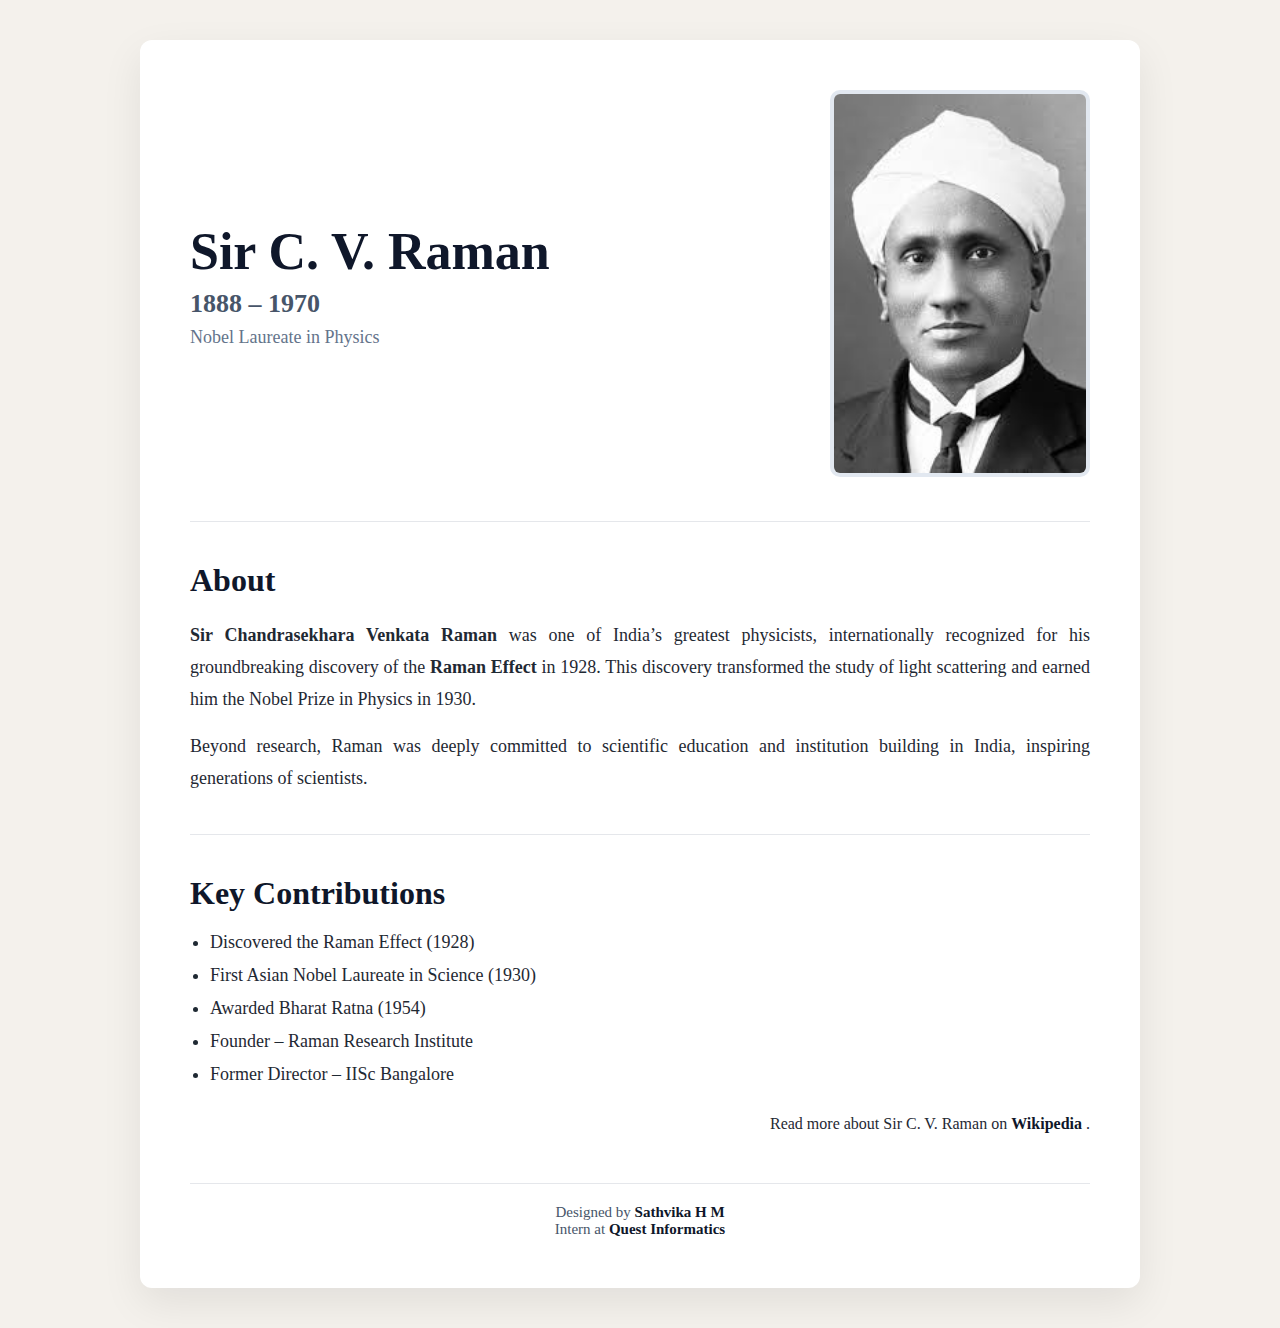
<file: Project 1/index.html>
<!DOCTYPE html>
<html lang="en">
  <head>
    <meta charset="UTF-8" />
    <meta http-equiv="X-UA-Compatible" content="IE=edge" />
    <meta name="viewport" content="width=device-width, initial-scale=1.0" />
    <title>Tribute Page | Sir C. V. Raman</title>
    <link rel="stylesheet" href="style.css" />
  </head>

  <body>
    <div class="container">
      <!-- Header -->
      <header class="hero">
        <div class="hero-text">
          <h1>Sir C. V. Raman</h1>
          <h3>1888 – 1970</h3>
          <p>Nobel Laureate in Physics</p>
        </div>

        <div class="hero-image">
          <img src="./images/cvraman.jpg" alt="Sir C V Raman" />
        </div>
      </header>

      <hr class="divider" />

      <!-- About Section -->
      <section class="about">
        <h2>About</h2>
        <p>
          <b>Sir Chandrasekhara Venkata Raman</b> was one of India’s greatest
          physicists, internationally recognized for his groundbreaking discovery
          of the <b>Raman Effect</b> in 1928. This discovery transformed the study
          of light scattering and earned him the Nobel Prize in Physics in 1930.
        </p>
        <p>
          Beyond research, Raman was deeply committed to scientific education and
          institution building in India, inspiring generations of scientists.
        </p>
      </section>

      <hr class="divider" />

      <!-- Achievements -->
      <section class="achievement">
        <h2>Key Contributions</h2>
        <ul>
          <li>Discovered the Raman Effect (1928)</li>
          <li>First Asian Nobel Laureate in Science (1930)</li>
          <li>Awarded Bharat Ratna (1954)</li>
          <li>Founder – Raman Research Institute</li>
          <li>Former Director – IISc Bangalore</li>
        </ul>
      </section>

      <!-- Read More -->
      <section class="read-more">
        <p>
          Read more about Sir C. V. Raman on
          <a href="https://en.wikipedia.org/wiki/C._V._Raman" target="_blank">
            Wikipedia
          </a>.
        </p>
      </section>

      <!-- Footer -->
      <footer>
        <p>
          Designed by <span>Sathvika H M</span><br />
          Intern at <span>Quest Informatics</span>
        </p>
      </footer>
    </div>
  </body>
</html>
</file>
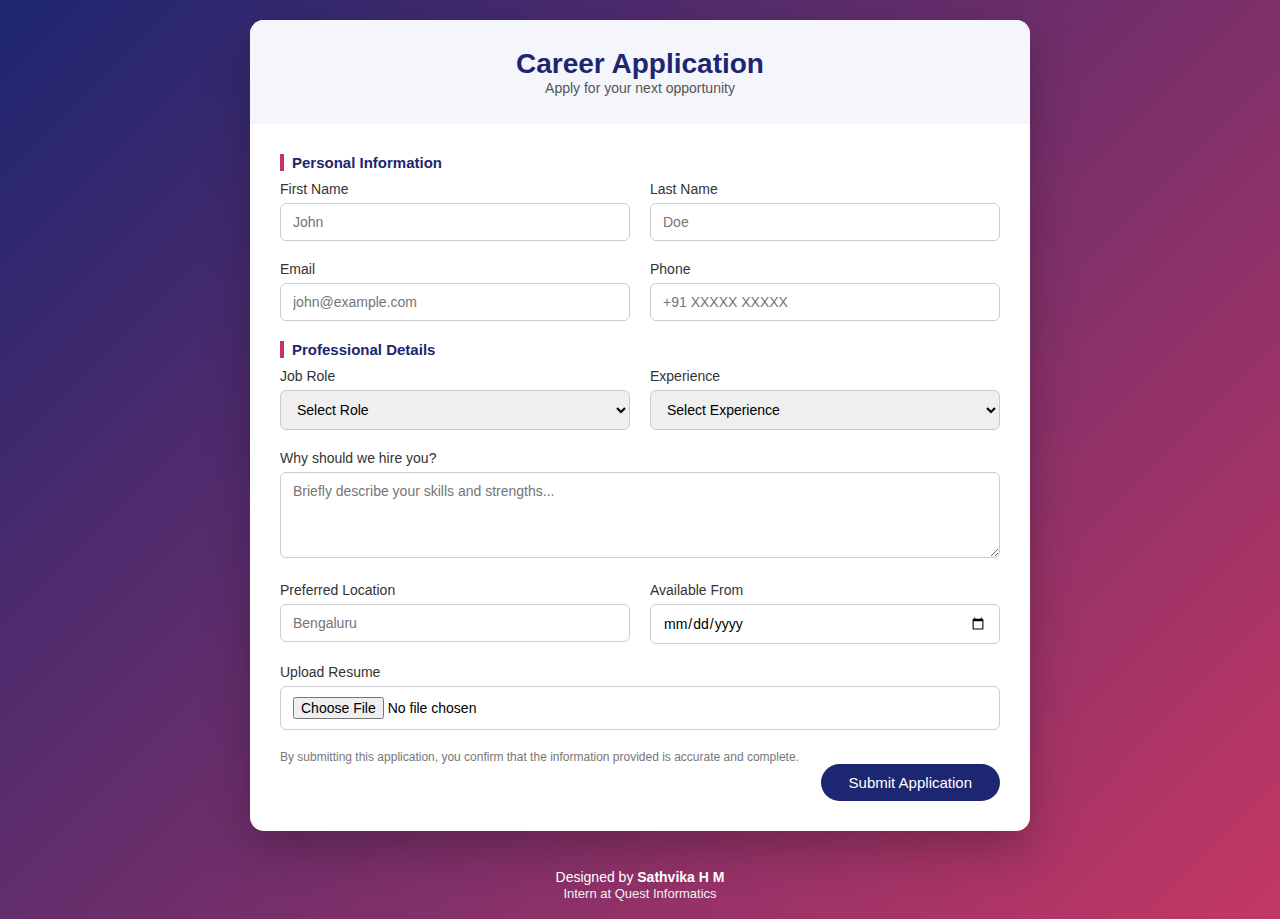
<file: Project 2/index.html>
<!DOCTYPE html>
<html lang="en">
<head>
  <meta charset="UTF-8" />
  <meta name="viewport" content="width=device-width, initial-scale=1.0" />
  <title>Career Application</title>
  <link rel="stylesheet" href="style.css" />
</head>
<body>

  <div class="layout">

    <main class="page-wrapper">
      <section class="form-card">

        <header class="form-header">
          <h1>Career Application</h1>
          <p>Apply for your next opportunity</p>
        </header>

        <form>

          <!-- Personal Information -->
          <h3 class="section-title">Personal Information</h3>
          <div class="input-group">
            <div>
              <label>First Name</label>
              <input type="text" placeholder="John" />
            </div>
            <div>
              <label>Last Name</label>
              <input type="text" placeholder="Doe" />
            </div>
          </div>

          <div class="input-group">
            <div>
              <label>Email</label>
              <input type="email" placeholder="john@example.com" />
            </div>
            <div>
              <label>Phone</label>
              <input type="tel" placeholder="+91 XXXXX XXXXX" />
            </div>
          </div>

          <!-- Professional Details -->
          <h3 class="section-title">Professional Details</h3>
          <div class="input-group">
            <div>
              <label>Job Role</label>
              <select>
                <option>Select Role</option>
                <option>Frontend Developer</option>
                <option>Backend Developer</option>
                <option>Full Stack Developer</option>
                <option>UI/UX Designer</option>
              </select>
            </div>
            <div>
              <label>Experience</label>
              <select>
                <option>Select Experience</option>
                <option>Fresher</option>
                <option>1–3 Years</option>
                <option>3–5 Years</option>
                <option>5+ Years</option>
              </select>
            </div>
          </div>

          <div class="full-width">
            <label>Why should we hire you?</label>
            <textarea rows="4" placeholder="Briefly describe your skills and strengths..."></textarea>
          </div>

          <div class="input-group">
            <div>
              <label>Preferred Location</label>
              <input type="text" placeholder="Bengaluru" />
            </div>
            <div>
              <label>Available From</label>
              <input type="date" />
            </div>
          </div>

          <div class="full-width">
            <label>Upload Resume</label>
            <input type="file" />
          </div>

          <p class="note">
            By submitting this application, you confirm that the information provided is accurate and complete.
          </p>

          <div class="action-area">
            <button type="submit">Submit Application</button>
          </div>

        </form>

      </section>
    </main>

    <footer class="footer">
      <p>
        Designed by <strong>Sathvika H M</strong><br />
        <span>Intern at Quest Informatics</span>
      </p>
    </footer>

  </div>

</body>
</html>
</file>
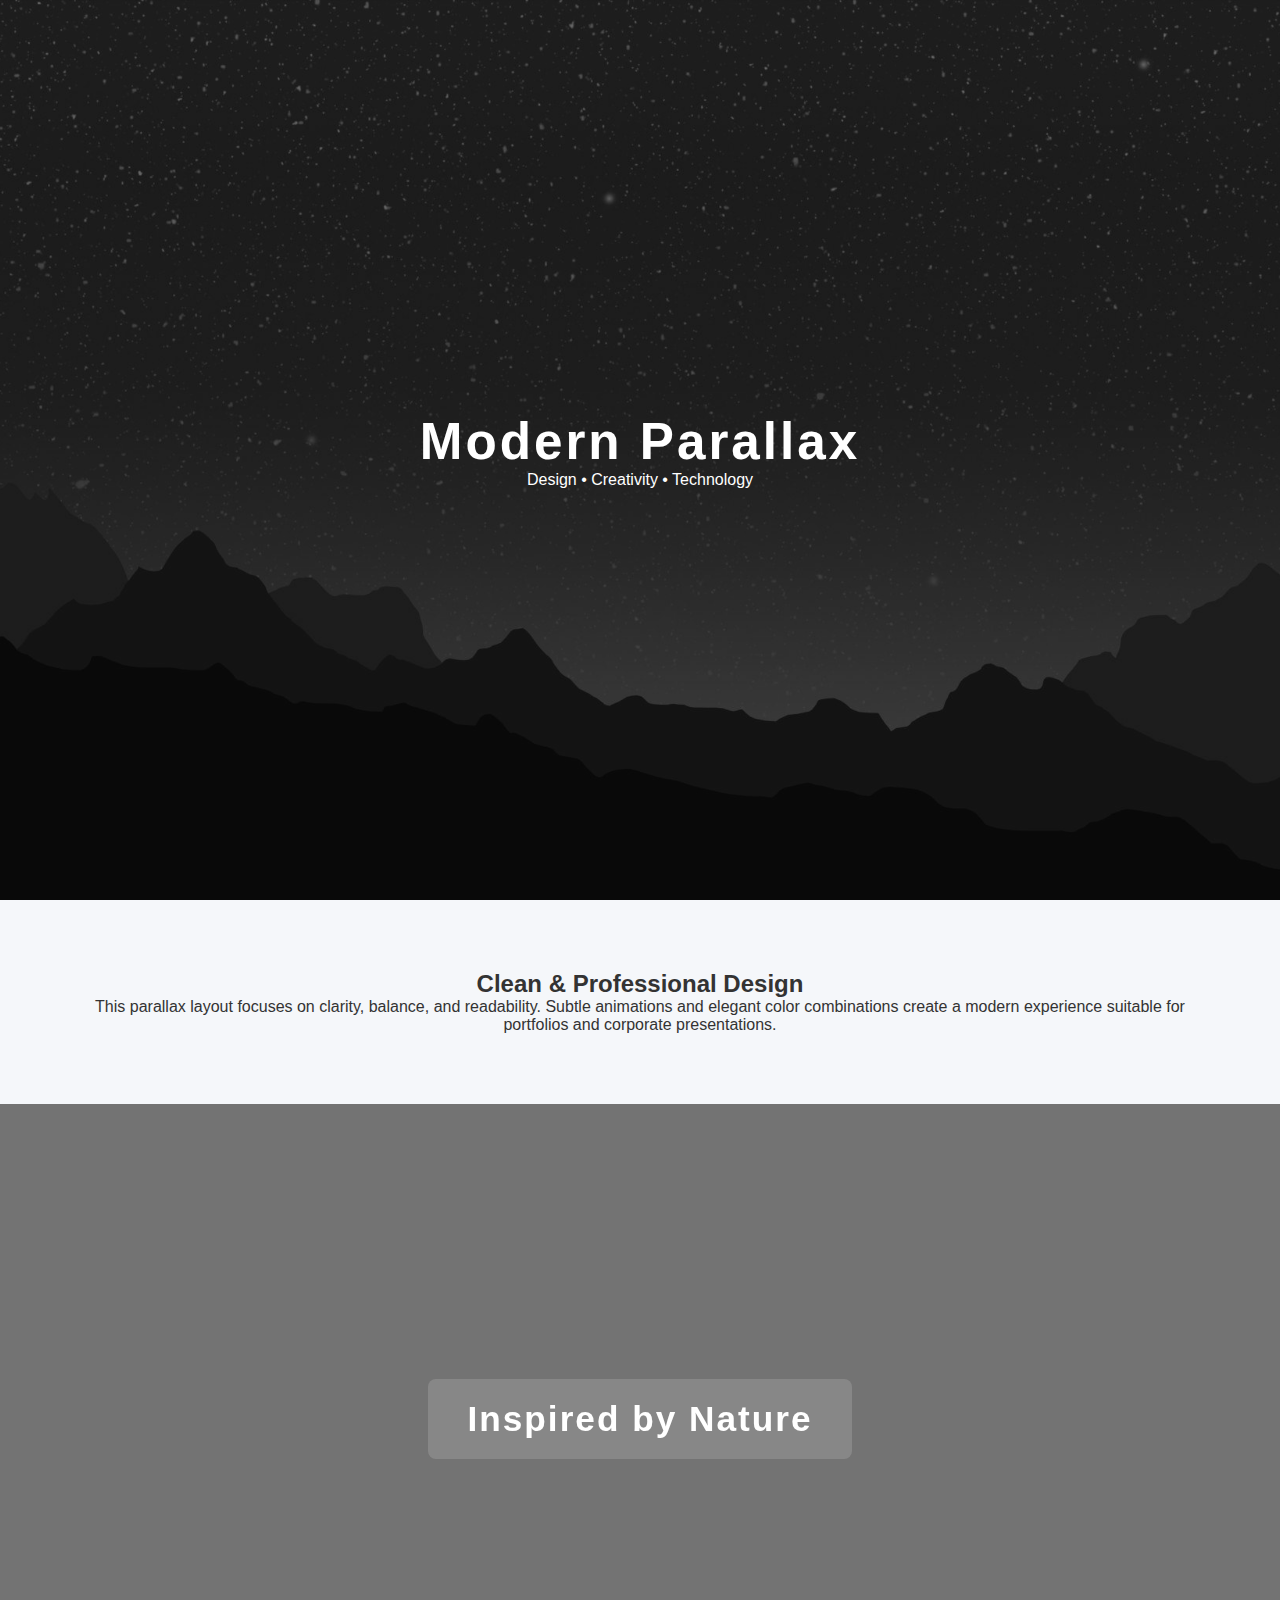
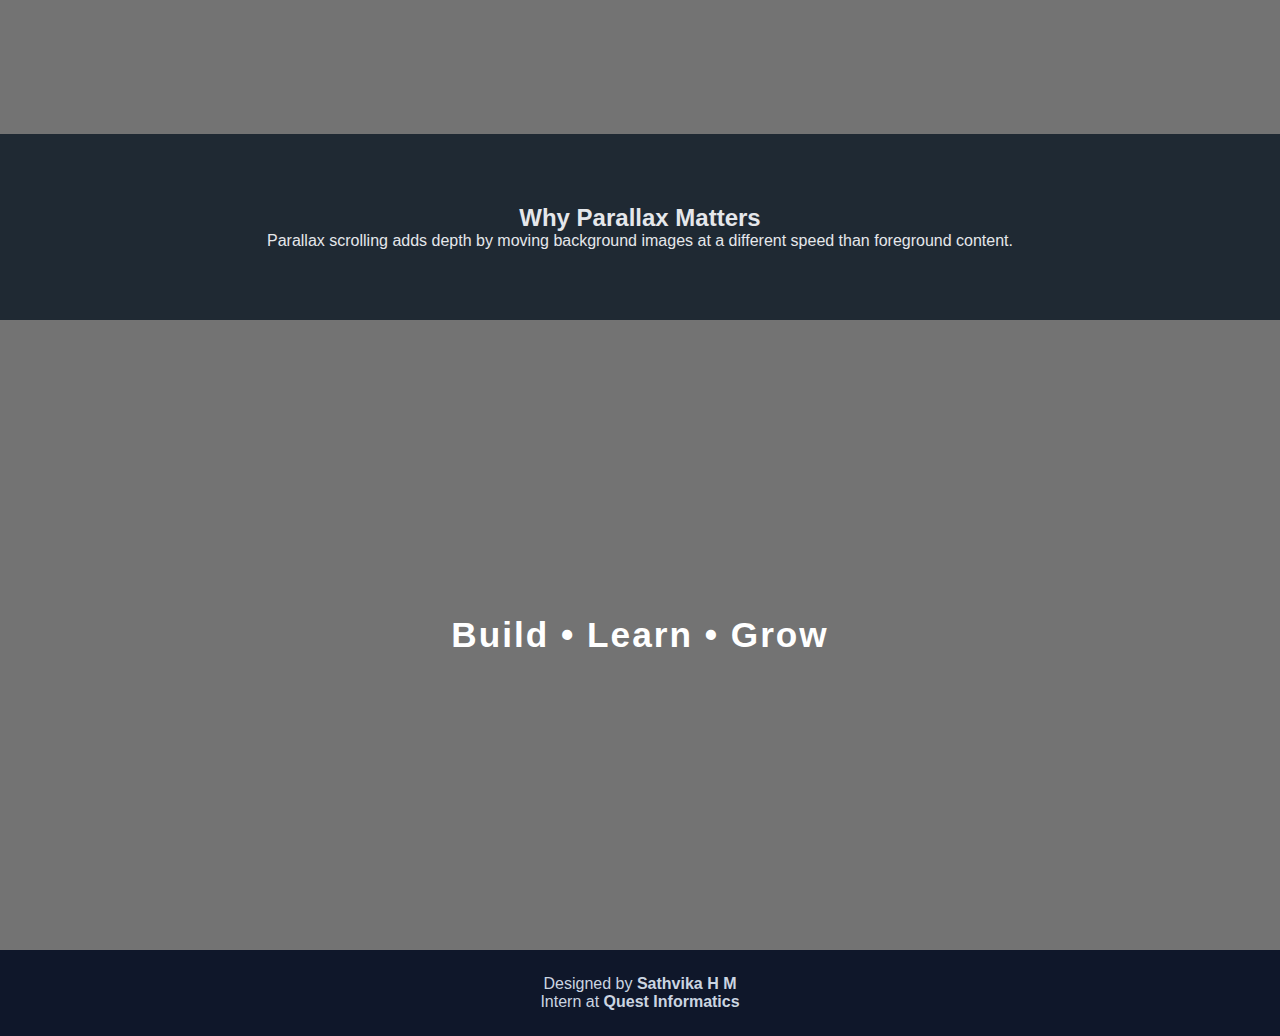
<file: Project 3/index.html>
<!DOCTYPE html>
<html lang="en">
<head>
  <meta charset="UTF-8" />
  <meta name="viewport" content="width=device-width, initial-scale=1.0" />
  <title>Modern Parallax Experience</title>
  <link rel="stylesheet" href="style.css" />
</head>
<body>

  <section class="parallax hero">
    <div class="overlay"></div>
    <div class="content animate">
      <h1>Modern Parallax</h1>
      <p>Design • Creativity • Technology</p>
    </div>
  </section>

  <section class="info light animate">
    <h2>Clean & Professional Design</h2>
    <p>
      This parallax layout focuses on clarity, balance, and readability.
      Subtle animations and elegant color combinations create a modern
      experience suitable for portfolios and corporate presentations.
    </p>
  </section>

  <section class="parallax mid">
    <div class="overlay"></div>
    <div class="content glass animate">
      <h2>Inspired by Nature</h2>
    </div>
  </section>

  <section class="info dark animate">
    <h2>Why Parallax Matters</h2>
    <p>
      Parallax scrolling adds depth by moving background images at a
      different speed than foreground content.
    </p>
  </section>

  <section class="parallax end">
    <div class="overlay"></div>
    <div class="content animate">
      <h2>Build • Learn • Grow</h2>
    </div>
  </section>

  <footer>
    <p>
      Designed by <strong>Sathvika H M</strong><br />
      Intern at <strong>Quest Informatics</strong>
    </p>
  </footer>

</body>
</html>
</file>
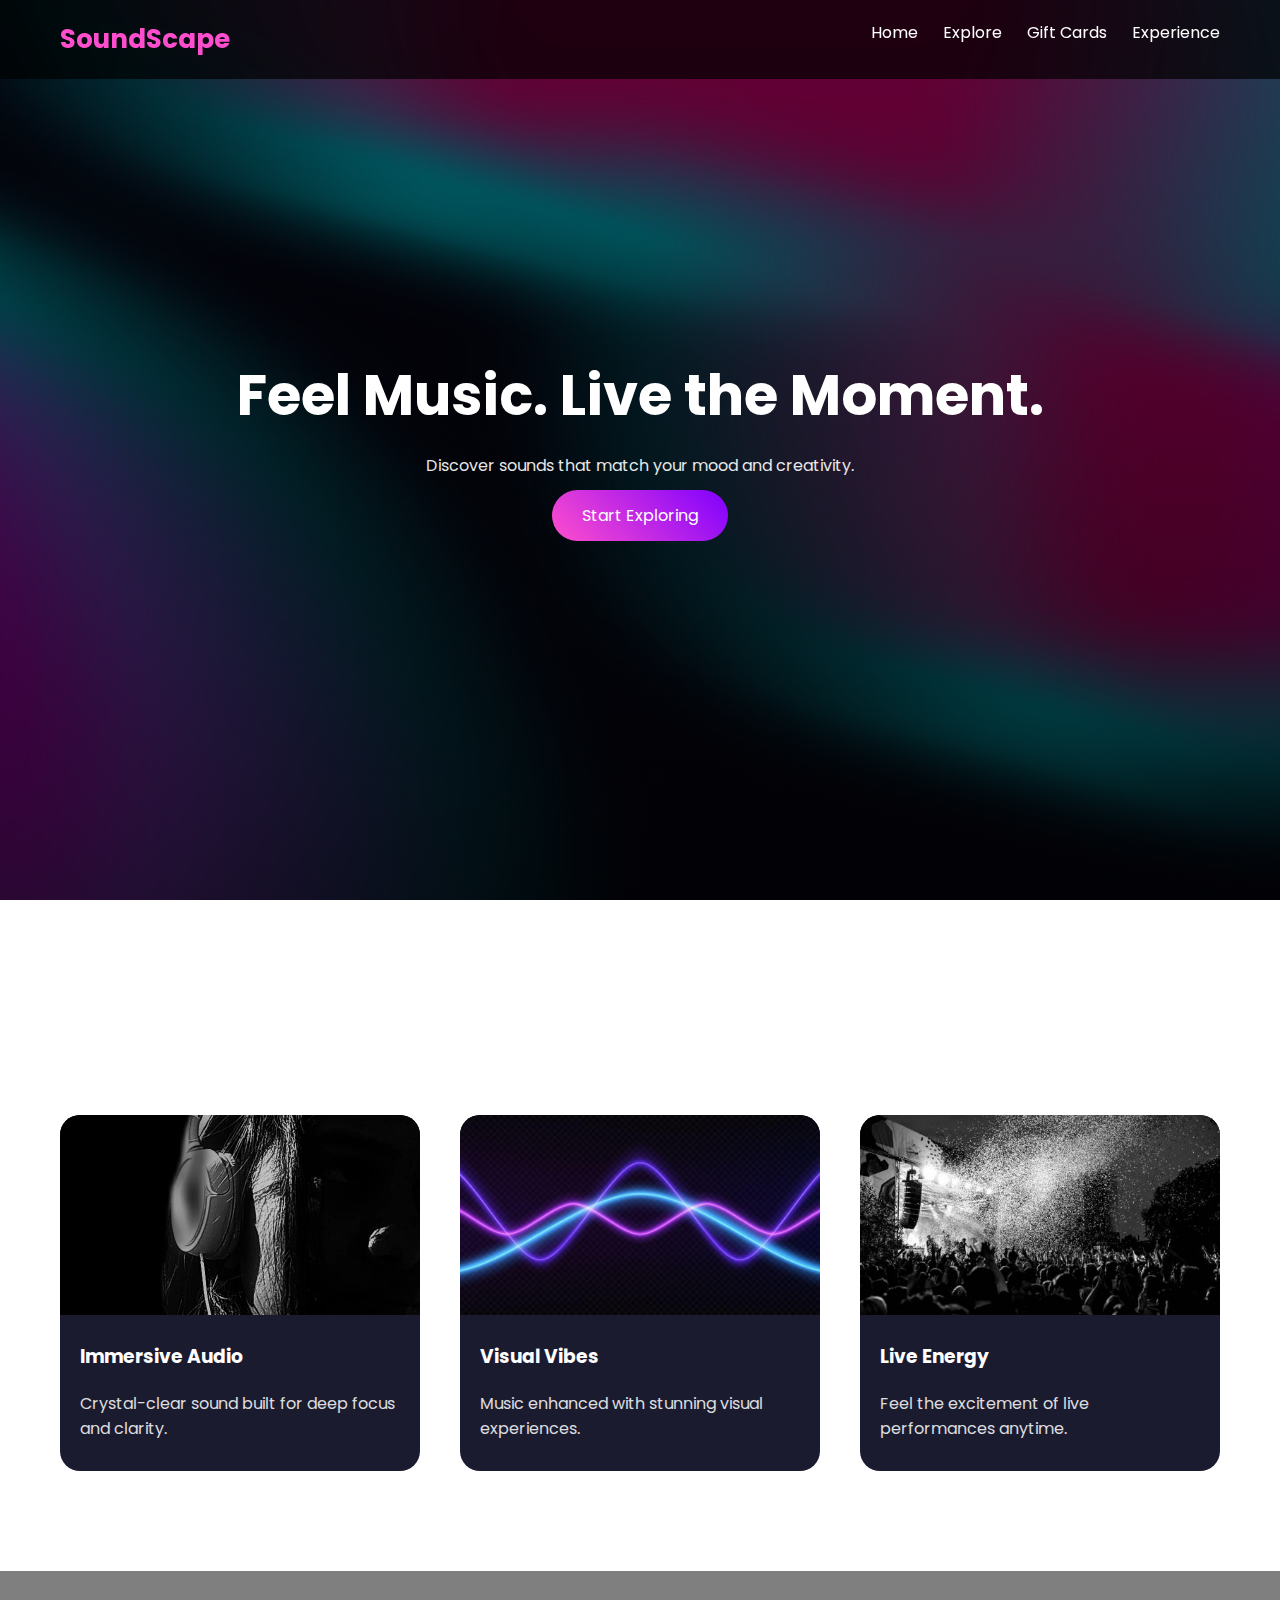
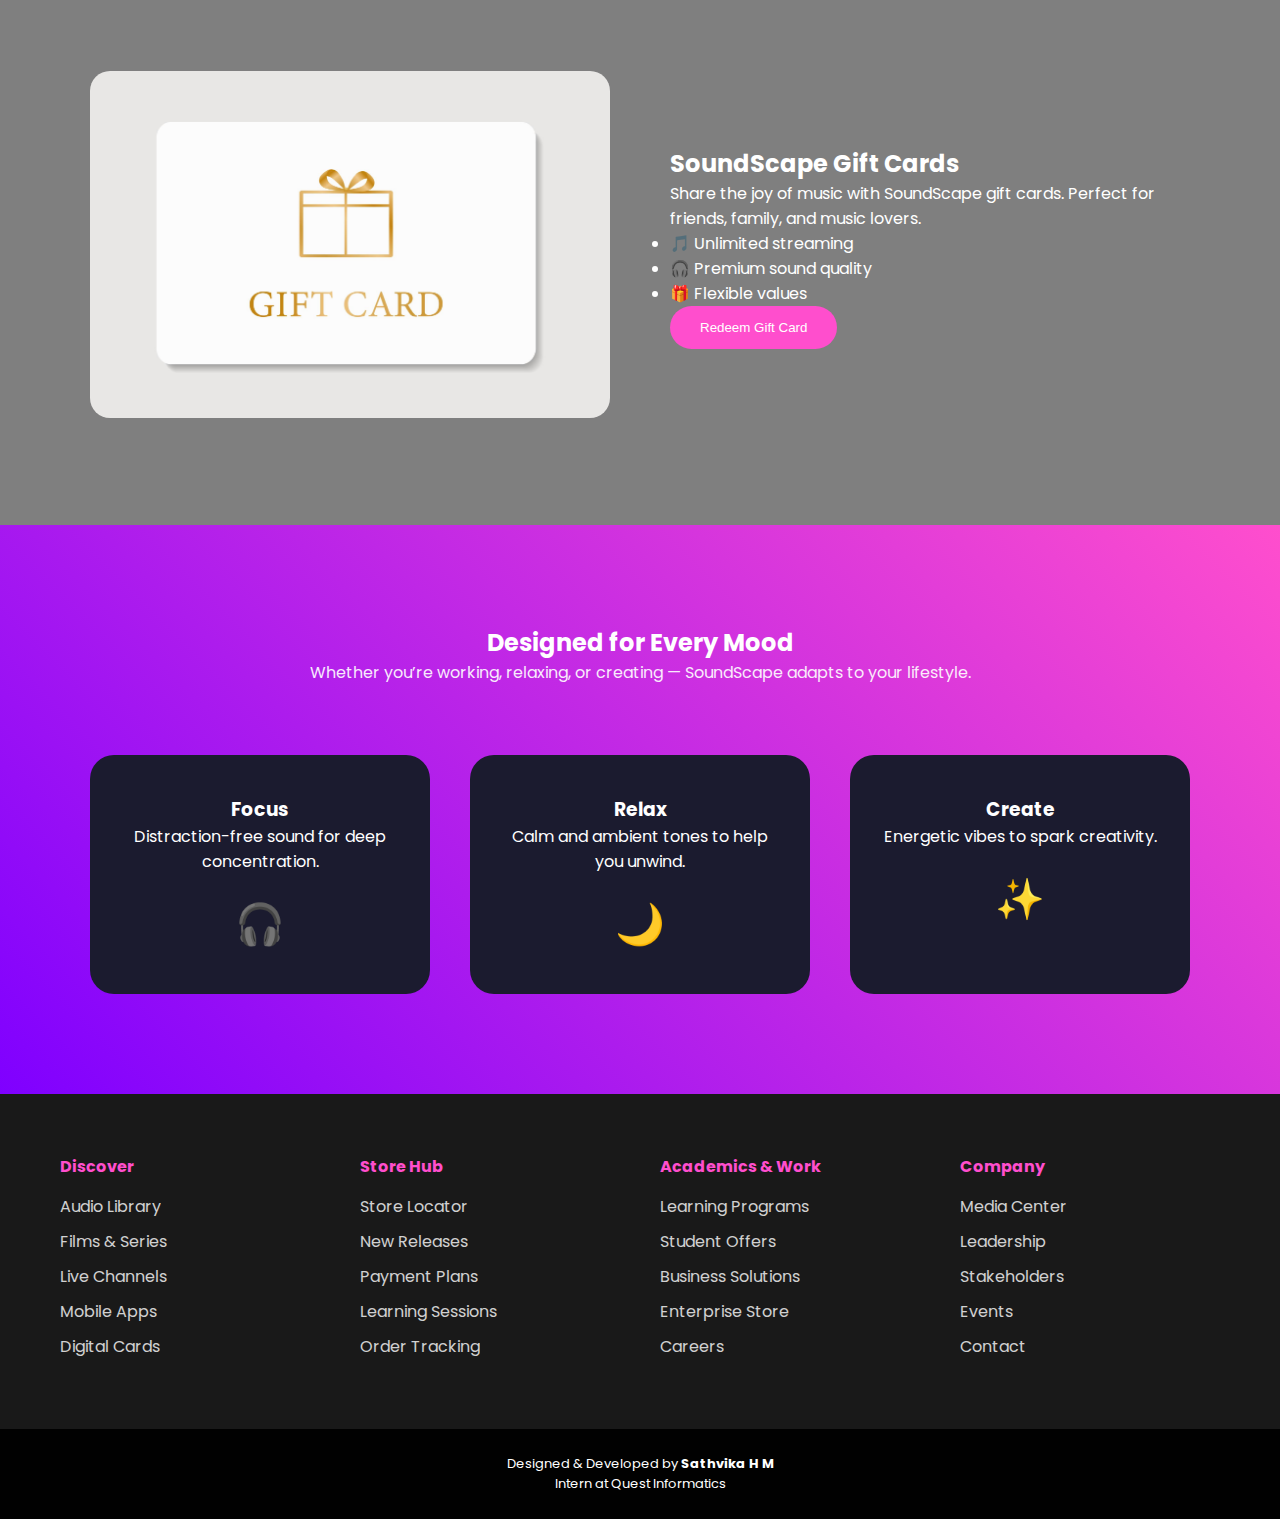
<file: Project 6/index.html>
<!DOCTYPE html>
<html lang="en">
<head>
  <meta charset="UTF-8" />
  <meta name="viewport" content="width=device-width, initial-scale=1.0" />
  <title>SoundScape</title>
  <link rel="stylesheet" href="style.css" />
</head>
<body>

<!-- NAVBAR -->
<header class="navbar">
  <div class="logo">SoundScape</div>
  <ul class="nav-links">
    <li><a href="#hero">Home</a></li>
    <li><a href="#explore">Explore</a></li>
    <li><a href="#gifts">Gift Cards</a></li>
    <li><a href="#experience">Experience</a></li>
  </ul>
</header>

<!-- HERO -->
<section class="hero" id="hero">
  <div class="hero-content">
    <h1>Feel Music. Live the Moment.</h1>
    <p>Discover sounds that match your mood and creativity.</p>
    <a href="#explore" class="primary-btn">Start Exploring</a>
  </div>
</section>

<!-- EXPLORE -->
<section class="explore" id="explore">
  <h2>Explore New Sounds</h2>

  <div class="cards">
    <div class="card">
      <img src="images/headphones.jpg" alt="Headphones">
      <h3>Immersive Audio</h3>
      <p>Crystal-clear sound built for deep focus and clarity.</p>
    </div>

    <div class="card">
      <img src="images/waves.jpg" alt="Wave">
      <h3>Visual Vibes</h3>
      <p>Music enhanced with stunning visual experiences.</p>
    </div>

    <div class="card">
      <img src="images/concert.jpg" alt="Concert">
      <h3>Live Energy</h3>
      <p>Feel the excitement of live performances anytime.</p>
    </div>
  </div>
</section>

<!-- GIFT CARDS -->
<section class="gifts" id="gifts">
  <div class="gift-wrapper">

    <div class="gift-image">
      <img src="images/gift-card.jpg" alt="Gift Card">
    </div>

    <div class="gift-content">
      <h2>SoundScape Gift Cards</h2>
      <p>
        Share the joy of music with SoundScape gift cards.
        Perfect for friends, family, and music lovers.
      </p>

      <ul>
        <li>🎵 Unlimited streaming</li>
        <li>🎧 Premium sound quality</li>
        <li>🎁 Flexible values</li>
      </ul>

      <button class="secondary-btn">Redeem Gift Card</button>
    </div>

  </div>
</section>

<!-- EXPERIENCE (SPECIAL FEATURE) -->
<section class="experience" id="experience">
  <h2>Designed for Every Mood</h2>
  <p class="experience-sub">
    Whether you’re working, relaxing, or creating —
    SoundScape adapts to your lifestyle.
  </p>

  <div class="mood-cards">
    <div class="mood-card focus">
      <h3>Focus</h3>
      <p>Distraction-free sound for deep concentration.</p>
      <span>🎧</span>
    </div>

    <div class="mood-card relax">
      <h3>Relax</h3>
      <p>Calm and ambient tones to help you unwind.</p>
      <span>🌙</span>
    </div>

    <div class="mood-card create">
      <h3>Create</h3>
      <p>Energetic vibes to spark creativity.</p>
      <span>✨</span>
    </div>
  </div>
</section>

<!-- FOOTER -->
<footer class="footer">
  <div class="footer-container">

    <div class="footer-column">
      <h4>Discover</h4>
      <ul>
        <li>Audio Library</li>
        <li>Films & Series</li>
        <li>Live Channels</li>
        <li>Mobile Apps</li>
        <li>Digital Cards</li>
      </ul>
    </div>

    <div class="footer-column">
      <h4>Store Hub</h4>
      <ul>
        <li>Store Locator</li>
        <li>New Releases</li>
        <li>Payment Plans</li>
        <li>Learning Sessions</li>
        <li>Order Tracking</li>
      </ul>
    </div>

    <div class="footer-column">
      <h4>Academics & Work</h4>
      <ul>
        <li>Learning Programs</li>
        <li>Student Offers</li>
        <li>Business Solutions</li>
        <li>Enterprise Store</li>
        <li>Careers</li>
      </ul>
    </div>

    <div class="footer-column">
      <h4>Company</h4>
      <ul>
        <li>Media Center</li>
        <li>Leadership</li>
        <li>Stakeholders</li>
        <li>Events</li>
        <li>Contact</li>
      </ul>
    </div>

  </div>

  <div class="footer-bottom">
    <p>
      Designed & Developed by <strong>Sathvika H M</strong><br>
      Intern at Quest Informatics
    </p>
  </div>
</footer>

</body>
</html>
</file>
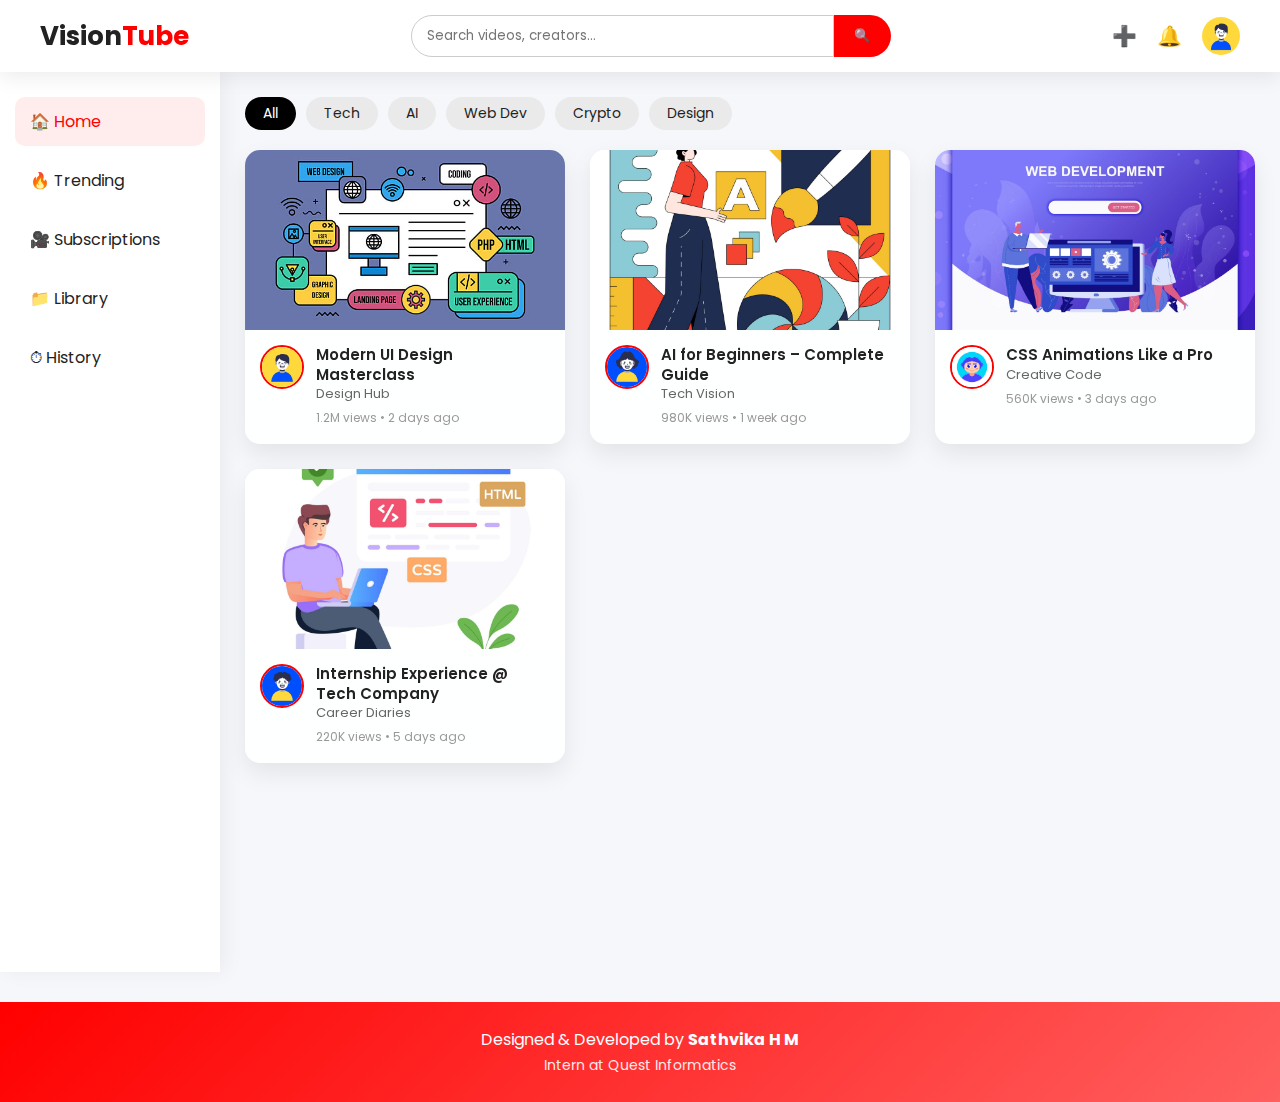
<file: Project 7/index.html>
<!DOCTYPE html>
<html lang="en">
<head>
  <meta charset="UTF-8" />
  <meta name="viewport" content="width=device-width, initial-scale=1.0"/>
  <title>VisionTube | Video Platform</title>
  <link rel="stylesheet" href="style.css"/>
  <link href="https://fonts.googleapis.com/css2?family=Poppins:wght@300;400;500;600;700&display=swap" rel="stylesheet">
</head>

<body>

  <!-- HEADER -->
  <header class="top-header">
    <div class="logo">Vision<span>Tube</span></div>

    <div class="search-box">
      <input type="text" placeholder="Search videos, creators...">
      <button>🔍</button>
    </div>

    <div class="header-icons">
      <span>➕</span>
      <span>🔔</span>
      <img src="images/avatar.jpg" class="avatar" alt="profile">
    </div>
  </header>

  <!-- MAIN LAYOUT -->
  <div class="layout">

    <!-- SIDEBAR -->
    <aside class="sidebar">
      <div class="menu-item active">🏠 Home</div>
      <div class="menu-item">🔥 Trending</div>
      <div class="menu-item">🎥 Subscriptions</div>
      <div class="menu-item">📁 Library</div>
      <div class="menu-item">⏱ History</div>
    </aside>

    <!-- CONTENT -->
    <main class="content">

      <!-- TAGS -->
      <div class="tags">
        <span class="tag active">All</span>
        <span class="tag">Tech</span>
        <span class="tag">AI</span>
        <span class="tag">Web Dev</span>
        <span class="tag">Crypto</span>
        <span class="tag">Design</span>
      </div>

      <!-- VIDEO GRID -->
      <section class="video-grid">

        <!-- CARD 1 -->
        <div class="video-card">
          <div class="thumbnail">
            <img src="images/thumbnail1.png" alt="thumbnail">
          </div>
          <div class="video-info">
            <img src="images/avatar1.jpg" class="channel-avatar">
            <div>
              <h4>Modern UI Design Masterclass</h4>
              <p>Design Hub</p>
              <span>1.2M views • 2 days ago</span>
            </div>
          </div>
        </div>

        <!-- CARD 2 -->
        <div class="video-card">
          <div class="thumbnail">
            <img src="images/thumbnail2.jpg" alt="thumbnail">
          </div>
          <div class="video-info">
            <img src="images/avatar2.jpg" class="channel-avatar">
            <div>
              <h4>AI for Beginners – Complete Guide</h4>
              <p>Tech Vision</p>
              <span>980K views • 1 week ago</span>
            </div>
          </div>
        </div>

        <!-- CARD 3 -->
        <div class="video-card">
          <div class="thumbnail">
            <img src="images/thumbnail3.jpg" alt="thumbnail">
          </div>
          <div class="video-info">
            <img src="images/avatar3.jpg" class="channel-avatar">
            <div>
              <h4>CSS Animations Like a Pro</h4>
              <p>Creative Code</p>
              <span>560K views • 3 days ago</span>
            </div>
          </div>
        </div>

        <!-- CARD 4 -->
        <div class="video-card">
          <div class="thumbnail">
            <img src="images/thumbnail4.jpg" alt="thumbnail">
          </div>
          <div class="video-info">
            <img src="images/avatar4.jpg" class="channel-avatar">
            <div>
              <h4>Internship Experience @ Tech Company</h4>
              <p>Career Diaries</p>
              <span>220K views • 5 days ago</span>
            </div>
          </div>
        </div>

      </section>
    </main>
  </div>

  <!-- FOOTER -->
  <footer class="footer">
    <p>
      Designed & Developed by <strong>Sathvika H M</strong><br>
      <span>Intern at Quest Informatics</span>
    </p>
  </footer>

</body>
</html>
</file>
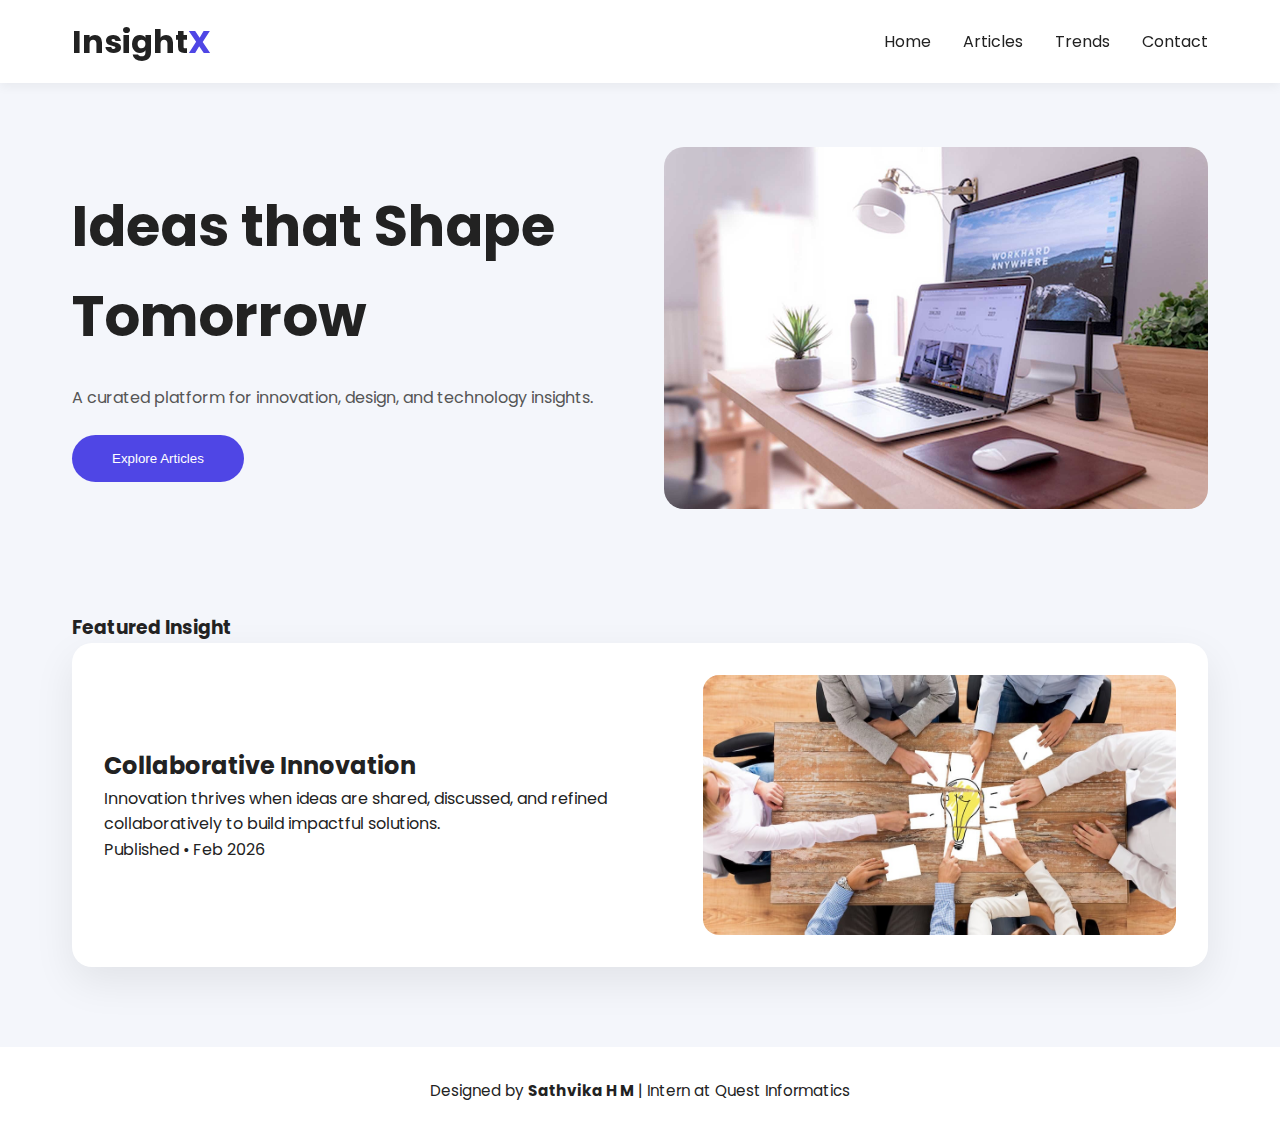
<file: Project 9/index.html>
<!DOCTYPE html>
<html lang="en">
<head>
  <meta charset="UTF-8" />
  <meta name="viewport" content="width=device-width, initial-scale=1.0" />
  <title>InsightX | Home</title>

  <link rel="stylesheet" href="style.css" />
  <link href="https://fonts.googleapis.com/css2?family=Poppins:wght@300;400;500;600;700&display=swap" rel="stylesheet">
</head>
<body>

<header>
  <div class="nav">
    <h1>Insight<span>X</span></h1>
    <ul>
      <li>Home</li>
      <li><a href="articles.html">Articles</a></li>
      <li>Trends</li>
      <li>Contact</li>
    </ul>
  </div>
</header>

<section class="hero fade-up">
  <div class="hero-text">
    <h2>Ideas that Shape Tomorrow</h2>
    <p>A curated platform for innovation, design, and technology insights.</p>
    <a href="articles.html"><button>Explore Articles</button></a>
  </div>

  <div class="hero-img">
    <img src="images/hero.jpg" alt="Creative Workspace">
  </div>
</section>

<section class="featured">
  <h3>Featured Insight</h3>

  <div class="featured-card fade-up">
    <div class="featured-text">
      <h2>Collaborative Innovation</h2>
      <p>
        Innovation thrives when ideas are shared, discussed, and refined
        collaboratively to build impactful solutions.
      </p>
      <span>Published • Feb 2026</span>
    </div>

    <div class="featured-image">
      <img src="images/main.jpeg" alt="Team Brainstorming">
    </div>
  </div>
</section>

<footer>
  <p>Designed by <strong>Sathvika H M</strong> | Intern at Quest Informatics</p>
</footer>

</body>
</html>
</file>
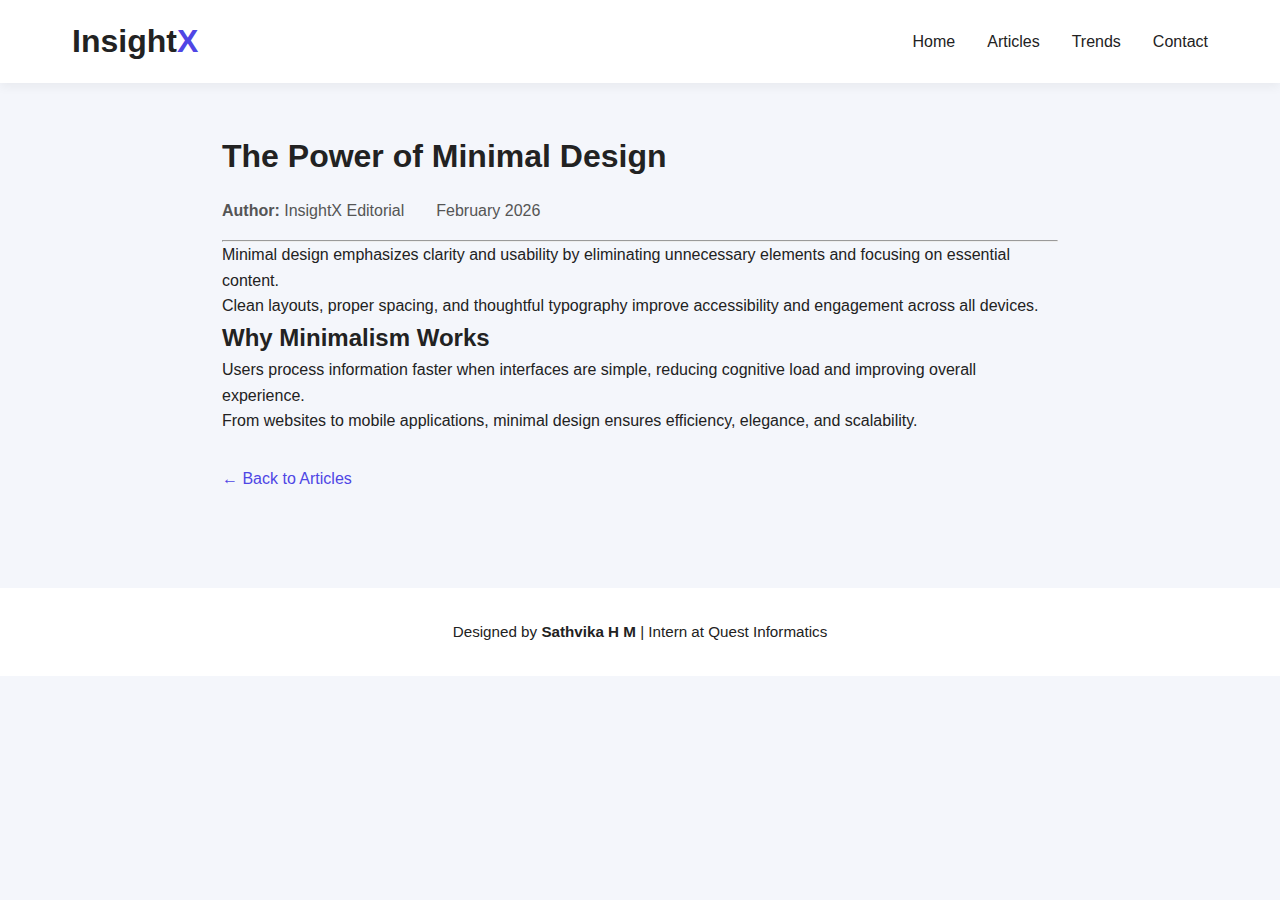
<file: Project 9/article.html>
<!DOCTYPE html>
<html lang="en">
<head>
  <meta charset="UTF-8" />
  <meta name="viewport" content="width=device-width, initial-scale=1.0" />
  <title>InsightX | Article</title>
  <link rel="stylesheet" href="style.css" />
</head>
<body>

<header>
  <div class="nav">
    <h1>Insight<span>X</span></h1>
    <ul>
      <li><a href="index.html">Home</a></li>
      <li><a href="articles.html">Articles</a></li>
      <li>Trends</li>
      <li>Contact</li>
    </ul>
  </div>
</header>

<section class="post fade-up">
  <h1>The Power of Minimal Design</h1>

  <div class="about-author">
    <p><strong>Author:</strong> InsightX Editorial</p>
    <p>February 2026</p>
  </div>

  <hr>

  <article>
    <p>
      Minimal design emphasizes clarity and usability by eliminating unnecessary
      elements and focusing on essential content.
    </p>

    <p>
      Clean layouts, proper spacing, and thoughtful typography improve
      accessibility and engagement across all devices.
    </p>

    <h2>Why Minimalism Works</h2>

    <p>
      Users process information faster when interfaces are simple, reducing
      cognitive load and improving overall experience.
    </p>

    <p>
      From websites to mobile applications, minimal design ensures efficiency,
      elegance, and scalability.
    </p>
  </article>

  <a href="articles.html" class="back-link">← Back to Articles</a>
</section>

<footer>
  <p>Designed by <strong>Sathvika H M</strong> | Intern at Quest Informatics</p>
</footer>

</body>
</html>
</file>
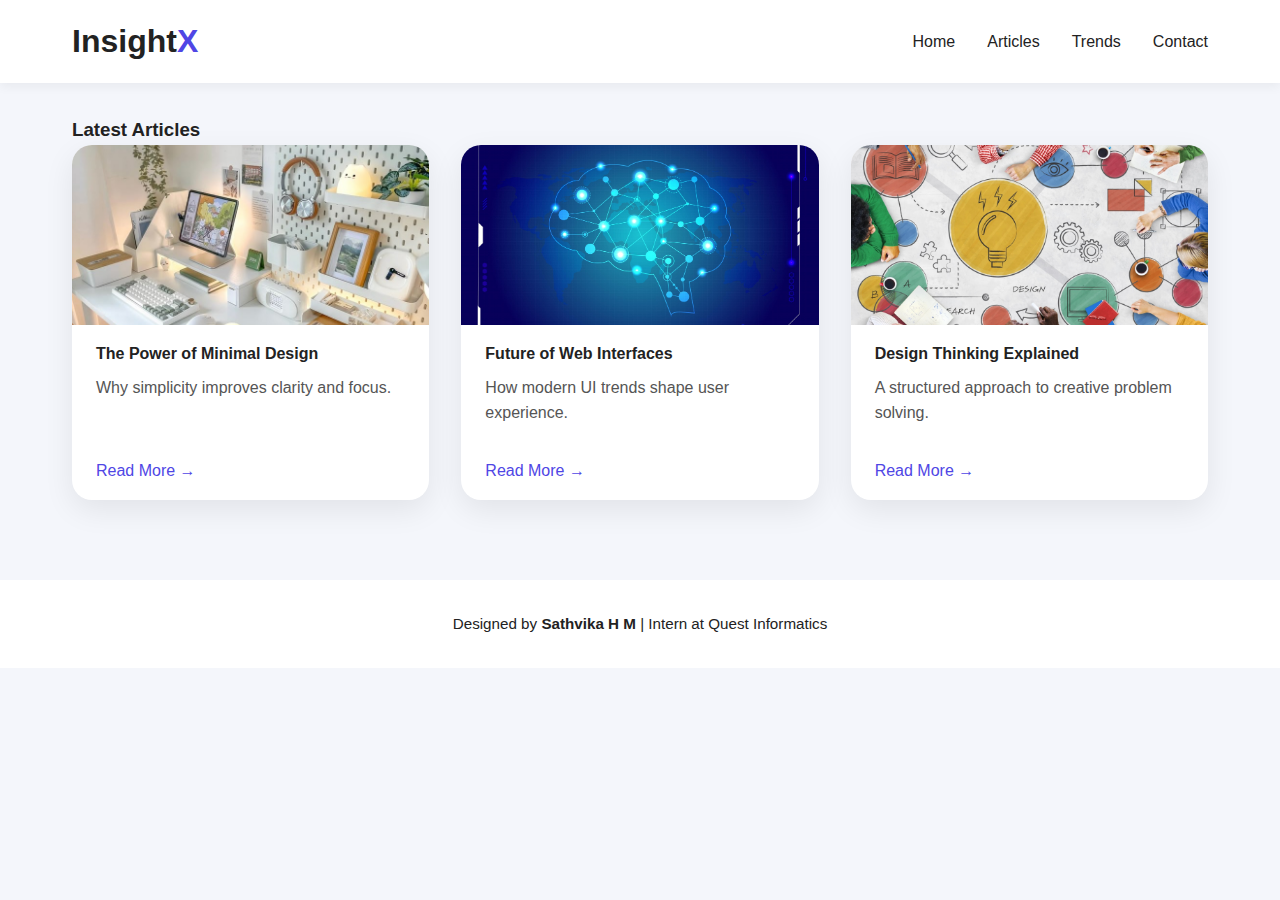
<file: Project 9/articles.html>
<!DOCTYPE html>
<html lang="en">
<head>
  <meta charset="UTF-8" />
  <meta name="viewport" content="width=device-width, initial-scale=1.0" />
  <title>InsightX | Articles</title>
  <link rel="stylesheet" href="style.css" />
</head>
<body>

<header>
  <div class="nav">
    <h1>Insight<span>X</span></h1>
    <ul>
      <li><a href="index.html">Home</a></li>
      <li>Articles</li>
      <li>Trends</li>
      <li>Contact</li>
    </ul>
  </div>
</header>

<section class="articles">
  <h3>Latest Articles</h3>

  <div class="article-grid">

    <a href="article.html" class="article-card fade-up">
      <img src="images/card1.jpg" alt="">
      <h4>The Power of Minimal Design</h4>
      <p>Why simplicity improves clarity and focus.</p>
      <span>Read More →</span>
    </a>

    <a href="article.html" class="article-card fade-up">
      <img src="images/card2.jpg" alt="">
      <h4>Future of Web Interfaces</h4>
      <p>How modern UI trends shape user experience.</p>
      <span>Read More →</span>
    </a>

    <a href="article.html" class="article-card fade-up">
      <img src="images/card3.jpg" alt="">
      <h4>Design Thinking Explained</h4>
      <p>A structured approach to creative problem solving.</p>
      <span>Read More →</span>
    </a>

  </div>
</section>

<footer>
  <p>Designed by <strong>Sathvika H M</strong> | Intern at Quest Informatics</p>
</footer>

</body>
</html>
</file>
<file: Project 1/style.css>
* {
  margin: 0;
  padding: 0;
  box-sizing: border-box;
  font-family: "Georgia", serif;
}

body {
  background-color: #f4f1ec;
  color: #1f2933;
  animation: fadeIn 1.2s ease-in;
}

/* Page Fade-in */
@keyframes fadeIn {
  from {
    opacity: 0;
  }
  to {
    opacity: 1;
  }
}

/* Container */
.container {
  max-width: 1000px;
  margin: 40px auto;
  background-color: #ffffff;
  padding: 50px;
  border-radius: 12px;
  box-shadow: 0 15px 40px rgba(0, 0, 0, 0.08);
}

/* Hero Section */
.hero {
  display: flex;
  justify-content: space-between;
  align-items: center;
  flex-wrap: wrap;
}

.hero-text h1 {
  font-size: 52px;
  color: #0f172a;
}

.hero-text h3 {
  font-size: 26px;
  margin: 8px 0;
  color: #475569;
}

.hero-text p {
  font-size: 18px;
  color: #64748b;
}

/* Image Hover Effect */
.hero-image img {
  width: 260px;
  border-radius: 10px;
  border: 4px solid #e2e8f0;
  transition: transform 0.4s ease, box-shadow 0.4s ease;
}

.hero-image img:hover {
  transform: scale(1.05);
  box-shadow: 0 12px 30px rgba(0, 0, 0, 0.2);
}

/* Divider */
.divider {
  margin: 40px 0;
  border: none;
  height: 1px;
  background-color: #e5e7eb;
}

/* Sections */
.about,
.achievement {
  transition: transform 0.3s ease, box-shadow 0.3s ease;
}

.about:hover,
.achievement:hover {
  transform: translateY(-5px);
  box-shadow: 0 10px 25px rgba(0, 0, 0, 0.06);
}

.about h2,
.achievement h2 {
  font-size: 32px;
  margin-bottom: 20px;
  color: #0f172a;
}

.about p {
  font-size: 18px;
  line-height: 32px;
  margin-bottom: 15px;
  text-align: justify;
}

/* Achievements */
.achievement ul {
  margin-left: 20px;
}

.achievement li {
  font-size: 18px;
  margin-bottom: 12px;
}

/* Read More */
.read-more {
  margin-top: 30px;
  text-align: right;
  font-size: 16px;
}

.read-more a {
  color: #0f172a;
  font-weight: bold;
  text-decoration: none;
  position: relative;
}

/* Underline Animation */
.read-more a::after {
  content: "";
  position: absolute;
  left: 0;
  bottom: -3px;
  width: 0%;
  height: 2px;
  background-color: #0f172a;
  transition: width 0.3s ease;
}

.read-more a:hover::after {
  width: 100%;
}

/* Footer */
footer {
  margin-top: 50px;
  padding-top: 20px;
  border-top: 1px solid #e5e7eb;
  text-align: center;
  font-size: 15px;
  color: #475569;
}

footer span {
  color: #0f172a;
  font-weight: 600;
}
</file>
<file: Project 2/style.css>
* {
  margin: 0;
  padding: 0;
  box-sizing: border-box;
  font-family: "Segoe UI", sans-serif;
}

/* Background */
body {
  min-height: 100vh;
  background: linear-gradient(135deg, #1d2671, #c33764);
}

/* Layout */
.layout {
  min-height: 100vh;
  display: flex;
  flex-direction: column;
}

/* Center Form */
.page-wrapper {
  flex: 1;
  display: flex;
  align-items: center;
  justify-content: center;
  padding: 20px;
}

/* Card */
.form-card {
  background: #ffffff;
  max-width: 780px;
  width: 100%;
  border-radius: 14px;
  box-shadow: 0 18px 45px rgba(0, 0, 0, 0.25);
  overflow: hidden;
}

/* Header */
.form-header {
  background: #f4f6fb;
  padding: 28px;
  text-align: center;
}

.form-header h1 {
  font-size: 28px;
  color: #1d2671;
}

.form-header p {
  font-size: 14px;
  color: #555;
}

/* Form */
form {
  padding: 30px;
}

.section-title {
  font-size: 15px;
  margin-bottom: 10px;
  color: #1d2671;
  border-left: 4px solid #c33764;
  padding-left: 8px;
}

/* Labels & Inputs */
label {
  font-size: 14px;
  margin-bottom: 6px;
  display: block;
  color: #333;
}

input,
select,
textarea {
  width: 100%;
  padding: 10px 12px;
  border-radius: 6px;
  border: 1px solid #ccc;
  font-size: 14px;
}

/* Grid */
.input-group {
  display: grid;
  grid-template-columns: repeat(2, 1fr);
  gap: 20px;
  margin-bottom: 20px;
}

.full-width {
  margin-bottom: 20px;
}

/* Note */
.note {
  font-size: 12px;
  color: #777;
}

/* Button */
.action-area {
  text-align: right;
}

button {
  background: #1d2671;
  color: #ffffff;
  border: none;
  padding: 10px 28px;
  font-size: 15px;
  border-radius: 30px;
  cursor: pointer;
  transition: 0.3s ease;
}

button:hover {
  background: #c33764;
}

/* Footer */
.footer {
  text-align: center;
  padding: 18px;
  font-size: 14px;
  color: #ffffff;
}

.footer span {
  font-size: 13px;
  color: #f0f0f0;
}

/* Responsive */
@media (max-width: 600px) {
  .input-group {
    grid-template-columns: 1fr;
  }

  .action-area {
    text-align: center;
  }
}
</file>
<file: Project 6/style.css>
@import url("https://fonts.googleapis.com/css2?family=Poppins:wght@300;400;600;700&display=swap");

* {
  margin: 0;
  padding: 0;
  box-sizing: border-box;
}

body {
  font-family: "Poppins", sans-serif;
  color: white;
  background:
    linear-gradient(rgba(15,15,26,0.9), rgba(15,15,26,0.95)),
    url("images/background.jpg");
  background-size: cover;
  background-attachment: fixed;
}

/* NAVBAR */
.navbar {
  position: fixed;
  top: 0;
  width: 100%;
  padding: 20px 60px;
  display: flex;
  justify-content: space-between;
  background: rgba(0,0,0,0.7);
  backdrop-filter: blur(10px);
  z-index: 1000;
}

.logo {
  font-size: 26px;
  font-weight: 700;
  color: #ff4ecd;
}

.nav-links {
  display: flex;
  list-style: none;
  gap: 25px;
}

.nav-links a {
  color: white;
  text-decoration: none;
  position: relative;
}

.nav-links a::after {
  content: "";
  position: absolute;
  left: 0;
  bottom: -5px;
  width: 0;
  height: 2px;
  background: #ff4ecd;
  transition: 0.3s;
}

.nav-links a:hover::after {
  width: 100%;
}

/* HERO */
.hero {
  height: 100vh;
  background:
    linear-gradient(rgba(0,0,0,0.6), rgba(0,0,0,0.8)),
    url("images/background.jpg") center/cover no-repeat;
  display: flex;
  align-items: center;
  justify-content: center;
  text-align: center;
  padding-top: 80px;
}

.hero-content h1 {
  font-size: 56px;
  margin-bottom: 15px;
}

.hero-content p {
  margin-bottom: 25px;
  opacity: 0.9;
}

/* BUTTONS */
.primary-btn,
.secondary-btn {
  padding: 14px 30px;
  border-radius: 30px;
  text-decoration: none;
  transition: 0.3s;
}

.primary-btn {
  background: linear-gradient(45deg, #ff4ecd, #7f00ff);
  color: white;
}

.primary-btn:hover {
  transform: scale(1.05);
}

.secondary-btn {
  background: #ff4ecd;
  border: none;
  color: white;
  cursor: pointer;
}

.secondary-btn:hover {
  background: #e63bb5;
}

/* SECTIONS */
section {
  padding: 100px 60px;
}

/* EXPLORE */
.explore h2 {
  text-align: center;
  font-size: 36px;
  margin-bottom: 60px;
}

.cards {
  display: grid;
  grid-template-columns: repeat(auto-fit, minmax(250px,1fr));
  gap: 40px;
}

.card {
  background: #1b1b2f;
  border-radius: 20px;
  overflow: hidden;
  transition: transform 0.3s, box-shadow 0.3s;
}

.card:hover {
  transform: translateY(-12px);
  box-shadow: 0 20px 40px rgba(0,0,0,0.5);
}

.card img {
  width: 100%;
  height: 200px;
  object-fit: cover;
}

.card h3 {
  margin: 20px;
}

.card p {
  margin: 0 20px 30px;
  opacity: 0.85;
}

/* GIFTS */
.gifts {
  background: rgba(0,0,0,0.5);
}

.gift-wrapper {
  max-width: 1100px;
  margin: auto;
  display: grid;
  grid-template-columns: repeat(auto-fit, minmax(300px,1fr));
  gap: 60px;
  align-items: center;
}

.gift-image img {
  width: 100%;
  border-radius: 20px;
  transition: transform 0.3s;
}

.gift-image img:hover {
  transform: scale(1.05);
}

/* EXPERIENCE – SPECIAL */
.experience {
  background: linear-gradient(45deg, #7f00ff, #ff4ecd);
  text-align: center;
}

.experience-sub {
  max-width: 700px;
  margin: 0 auto 70px;
  opacity: 0.9;
}

.mood-cards {
  display: grid;
  grid-template-columns: repeat(auto-fit, minmax(260px,1fr));
  gap: 40px;
  max-width: 1100px;
  margin: auto;
}

.mood-card {
  background: #1b1b2f;
  border-radius: 24px;
  padding: 40px 30px;
  transition: all 0.4s ease;
}

.mood-card span {
  font-size: 40px;
  margin-top: 20px;
  display: block;
}

.mood-card.focus:hover {
  background: linear-gradient(135deg, #3a1c71, #000);
  box-shadow: 0 0 40px rgba(127,0,255,0.6);
  transform: translateY(-12px);
}

.mood-card.relax:hover {
  background: linear-gradient(135deg, #0f2027, #203a43);
  box-shadow: 0 0 40px rgba(0,200,255,0.4);
  transform: translateY(-12px);
}

.mood-card.create:hover {
  background: linear-gradient(135deg, #ff4ecd, #7f00ff);
  box-shadow: 0 0 40px rgba(255,78,205,0.6);
  transform: translateY(-12px);
}

/* FOOTER */
.footer {
  background: rgba(0,0,0,0.9);
}

.footer-container {
  display: grid;
  grid-template-columns: repeat(auto-fit, minmax(200px,1fr));
  gap: 40px;
  padding: 60px;
}

.footer-column h4 {
  color: #ff4ecd;
  margin-bottom: 15px;
}

.footer-column ul {
  list-style: none;
}

.footer-column li {
  margin-bottom: 10px;
  opacity: 0.8;
  transition: 0.3s;
}

.footer-column li:hover {
  opacity: 1;
  transform: translateX(5px);
}

.footer-bottom {
  text-align: center;
  padding: 25px;
  font-size: 13px;
  background: rgba(0,0,0,0.95);
}
</file>
<file: Project 7/style.css>
* {
  margin: 0;
  padding: 0;
  box-sizing: border-box;
  font-family: "Poppins", sans-serif;
}

body {
  background: #f6f7fb;
  color: #222;
}

/* HEADER */
.top-header {
  position: sticky;
  top: 0;
  z-index: 100;
  display: flex;
  justify-content: space-between;
  align-items: center;
  padding: 15px 40px;
  background: #fff;
  box-shadow: 0 5px 20px rgba(0,0,0,0.08);
}

.logo {
  font-size: 26px;
  font-weight: 700;
}
.logo span {
  color: #ff0000;
}

.search-box {
  display: flex;
  width: 40%;
}
.search-box input {
  width: 100%;
  padding: 10px 15px;
  border-radius: 30px 0 0 30px;
  border: 1px solid #ccc;
  outline: none;
}
.search-box button {
  padding: 10px 20px;
  border: none;
  background: #ff0000;
  color: white;
  border-radius: 0 30px 30px 0;
  cursor: pointer;
}

.header-icons {
  display: flex;
  gap: 20px;
  align-items: center;
}
.header-icons span {
  font-size: 20px;
  cursor: pointer;
}
.avatar {
  width: 38px;
  border-radius: 50%;
}

/* LAYOUT */
.layout {
  display: flex;
}

/* SIDEBAR */
.sidebar {
  width: 220px;
  padding: 25px 15px;
  background: #fff;
  min-height: 100vh;
  box-shadow: 5px 0 20px rgba(0,0,0,0.05);
}

.menu-item {
  padding: 12px 15px;
  border-radius: 10px;
  margin-bottom: 10px;
  cursor: pointer;
  transition: 0.3s;
}
.menu-item:hover,
.menu-item.active {
  background: #ffeded;
  color: #ff0000;
}

/* CONTENT */
.content {
  flex: 1;
  padding: 25px;
}

/* TAGS */
.tags {
  display: flex;
  gap: 10px;
  margin-bottom: 20px;
}
.tag {
  padding: 6px 18px;
  border-radius: 20px;
  background: #eaeaea;
  font-size: 14px;
  cursor: pointer;
}
.tag.active {
  background: #000;
  color: #fff;
}

/* GRID */
.video-grid {
  display: grid;
  grid-template-columns: repeat(auto-fill, minmax(280px, 1fr));
  gap: 25px;
}

/* CARD */
.video-card {
  background: rgba(255,255,255,0.9);
  backdrop-filter: blur(10px);
  border-radius: 15px;
  overflow: hidden;
  position: relative;
  box-shadow: 0 10px 25px rgba(0,0,0,0.08);
  transition: 0.4s;
  animation: float 6s ease-in-out infinite;
}

.video-card:hover {
  transform: translateY(-10px) scale(1.02);
  box-shadow: 0 25px 45px rgba(0,0,0,0.18);
}

/* THUMBNAIL */
.thumbnail {
  width: 100%;
  aspect-ratio: 16 / 9;
  overflow: hidden;
}

.thumbnail img {
  width: 100%;
  height: 100%;
  object-fit: cover;
  transition: transform 0.5s ease;
}

.video-card:hover .thumbnail img {
  transform: scale(1.08);
}

/* INFO */
.video-info {
  display: flex;
  gap: 12px;
  padding: 15px;
}

.channel-avatar {
  width: 44px;
  height: 44px;
  border-radius: 50%;
  object-fit: cover;
  border: 2px solid #ff0000;
  flex-shrink: 0;
}

.video-info h4 {
  font-size: 15px;
  font-weight: 600;
  line-height: 1.3;
}

.video-info p {
  font-size: 13px;
  color: #666;
}

.video-info span {
  font-size: 12px;
  color: #999;
}

/* FLOAT EFFECT */
@keyframes float {
  0% { transform: translateY(0); }
  50% { transform: translateY(-3px); }
  100% { transform: translateY(0); }
}

/* FOOTER */
.footer {
  text-align: center;
  padding: 25px;
  background: linear-gradient(135deg, #ff0000, #ff5f5f);
  color: white;
  margin-top: 30px;
}
.footer span {
  font-size: 14px;
  opacity: 0.9;
}
</file>
<file: Project 9/style.css>
* {
  margin: 0;
  padding: 0;
  box-sizing: border-box;
}

body {
  font-family: "Poppins", sans-serif;
  background: #f4f6fb;
  color: #222;
  line-height: 1.6;
}

/* HEADER */
header {
  background: #fff;
  position: sticky;
  top: 0;
  z-index: 10;
  box-shadow: 0 4px 10px rgba(0,0,0,0.05);
}

.nav {
  max-width: 1200px;
  margin: auto;
  padding: 1rem 2rem;
  display: flex;
  justify-content: space-between;
  align-items: center;
}

.nav h1 span {
  color: #4f46e5;
}

.nav ul {
  list-style: none;
  display: flex;
  gap: 2rem;
}

.nav a {
  text-decoration: none;
  color: #222;
}

/* HERO */
.hero {
  max-width: 1200px;
  margin: auto;
  padding: 4rem 2rem;
  display: grid;
  grid-template-columns: 1fr 1fr;
  gap: 3rem;
  align-items: center;
}

.hero-text h2 {
  font-size: 3.5rem;
}

.hero-text p {
  margin: 1.5rem 0;
  color: #555;
}

.hero-text button {
  padding: 1rem 2.5rem;
  background: #4f46e5;
  color: white;
  border: none;
  border-radius: 30px;
  cursor: pointer;
}

.hero-img img {
  width: 100%;
  border-radius: 20px;
}

/* FEATURED */
.featured {
  max-width: 1200px;
  margin: auto;
  padding: 2rem;
}

.featured-card {
  display: grid;
  grid-template-columns: 1.2fr 1fr;
  gap: 2rem;
  background: #fff;
  padding: 2rem;
  border-radius: 20px;
  align-items: center;
  box-shadow: 0 15px 40px rgba(0,0,0,0.08);
}

.featured-image {
  height: 260px;
  overflow: hidden;
  border-radius: 16px;
}

.featured-image img {
  width: 100%;
  height: 100%;
  object-fit: cover;
}

/* ARTICLES */
.articles {
  max-width: 1200px;
  margin: auto;
  padding: 2rem;
}

.article-grid {
  display: grid;
  grid-template-columns: repeat(auto-fit, minmax(280px, 1fr));
  gap: 2rem;
}

.article-card {
  background: #fff;
  border-radius: 20px;
  overflow: hidden;
  display: flex;
  flex-direction: column;
  box-shadow: 0 10px 30px rgba(0,0,0,0.08);
  text-decoration: none;
  color: inherit;
  transition: transform 0.4s ease, box-shadow 0.4s ease;
}

.article-card:hover {
  transform: translateY(-8px);
  box-shadow: 0 20px 45px rgba(0,0,0,0.12);
}

.article-card img {
  height: 180px;
  object-fit: cover;
}

.article-card h4 {
  padding: 1rem 1.5rem 0.5rem;
}

.article-card p {
  padding: 0 1.5rem 1rem;
  color: #555;
}

.article-card span {
  padding: 1rem 1.5rem;
  color: #4f46e5;
  font-weight: 500;
  margin-top: auto;
}

/* POST */
.post {
  max-width: 900px;
  margin: auto;
  padding: 3rem 2rem;
}

.about-author {
  display: flex;
  gap: 2rem;
  color: #555;
  margin: 1rem 0;
}

.back-link {
  display: inline-block;
  margin-top: 2rem;
  color: #4f46e5;
  text-decoration: none;
}

/* FOOTER */
footer {
  text-align: center;
  padding: 2rem;
  margin-top: 3rem;
  background: #fff;
  font-size: 0.95rem;
}

/* ANIMATION */
.fade-up {
  animation: fadeUp 0.8s ease forwards;
}

@keyframes fadeUp {
  from {
    opacity: 0;
    transform: translateY(30px);
  }
  to {
    opacity: 1;
    transform: translateY(0);
  }
}

/* RESPONSIVE */
@media (max-width: 900px) {
  .hero,
  .featured-card {
    grid-template-columns: 1fr;
  }

  .hero-text h2 {
    font-size: 2.5rem;
  }
}
</file>
<file: Project 3/style.css>
/* RESET */
* {
  margin: 0;
  padding: 0;
  box-sizing: border-box;
  font-family: "Segoe UI", Tahoma, sans-serif;
}

html, body {
  height: 100%;
}

/* PARALLAX */
.parallax {
  position: relative;
  min-height: 100vh;
  background-position: center;
  background-size: cover;
  background-repeat: no-repeat;
  background-attachment: fixed; /* 🔥 PARALLAX WORKS */
  display: flex;
  align-items: center;
  justify-content: center;
}

/* BACKGROUNDS */
.hero {
  background-image: url("images/image1.jpg");
}

.mid {
  background-image: url("images/image2.jpg");
  min-height: 70vh;
}

.end {
  background-image: url("images/image3.jpg");
  min-height: 70vh;
}

/* OVERLAY */
.overlay {
  position: absolute;
  inset: 0;
  background: rgba(0, 0, 0, 0.55);
}

/* CONTENT */
.content {
  position: relative;
  color: white;
  text-align: center;
  z-index: 1;
  padding: 20px 40px;
}

.content h1 {
  font-size: 3.2rem;
  letter-spacing: 3px;
}

.content h2 {
  font-size: 2.2rem;
  letter-spacing: 2px;
}

/* ANIMATION (SAFE) */
.animate {
  animation: fadeIn 1.2s ease forwards;
}

/* GLASS */
.glass {
  background: rgba(255, 255, 255, 0.15);
  backdrop-filter: blur(8px);
  border-radius: 8px;
  transition: transform 0.4s ease;
}

.glass:hover {
  transform: translateY(-8px);
}

/* INFO SECTIONS */
.info {
  padding: 70px 90px;
  text-align: center;
}

.light {
  background: #f5f7fa;
  color: #333;
}

.dark {
  background: #1f2933;
  color: #e5e7eb;
}

/* FADE IN */
@keyframes fadeIn {
  from {
    opacity: 0;
    transform: translateY(25px);
  }
  to {
    opacity: 1;
    transform: translateY(0);
  }
}

/* FOOTER */
footer {
  background: #0f172a;
  color: #cbd5e1;
  text-align: center;
  padding: 25px;
}
</file>
